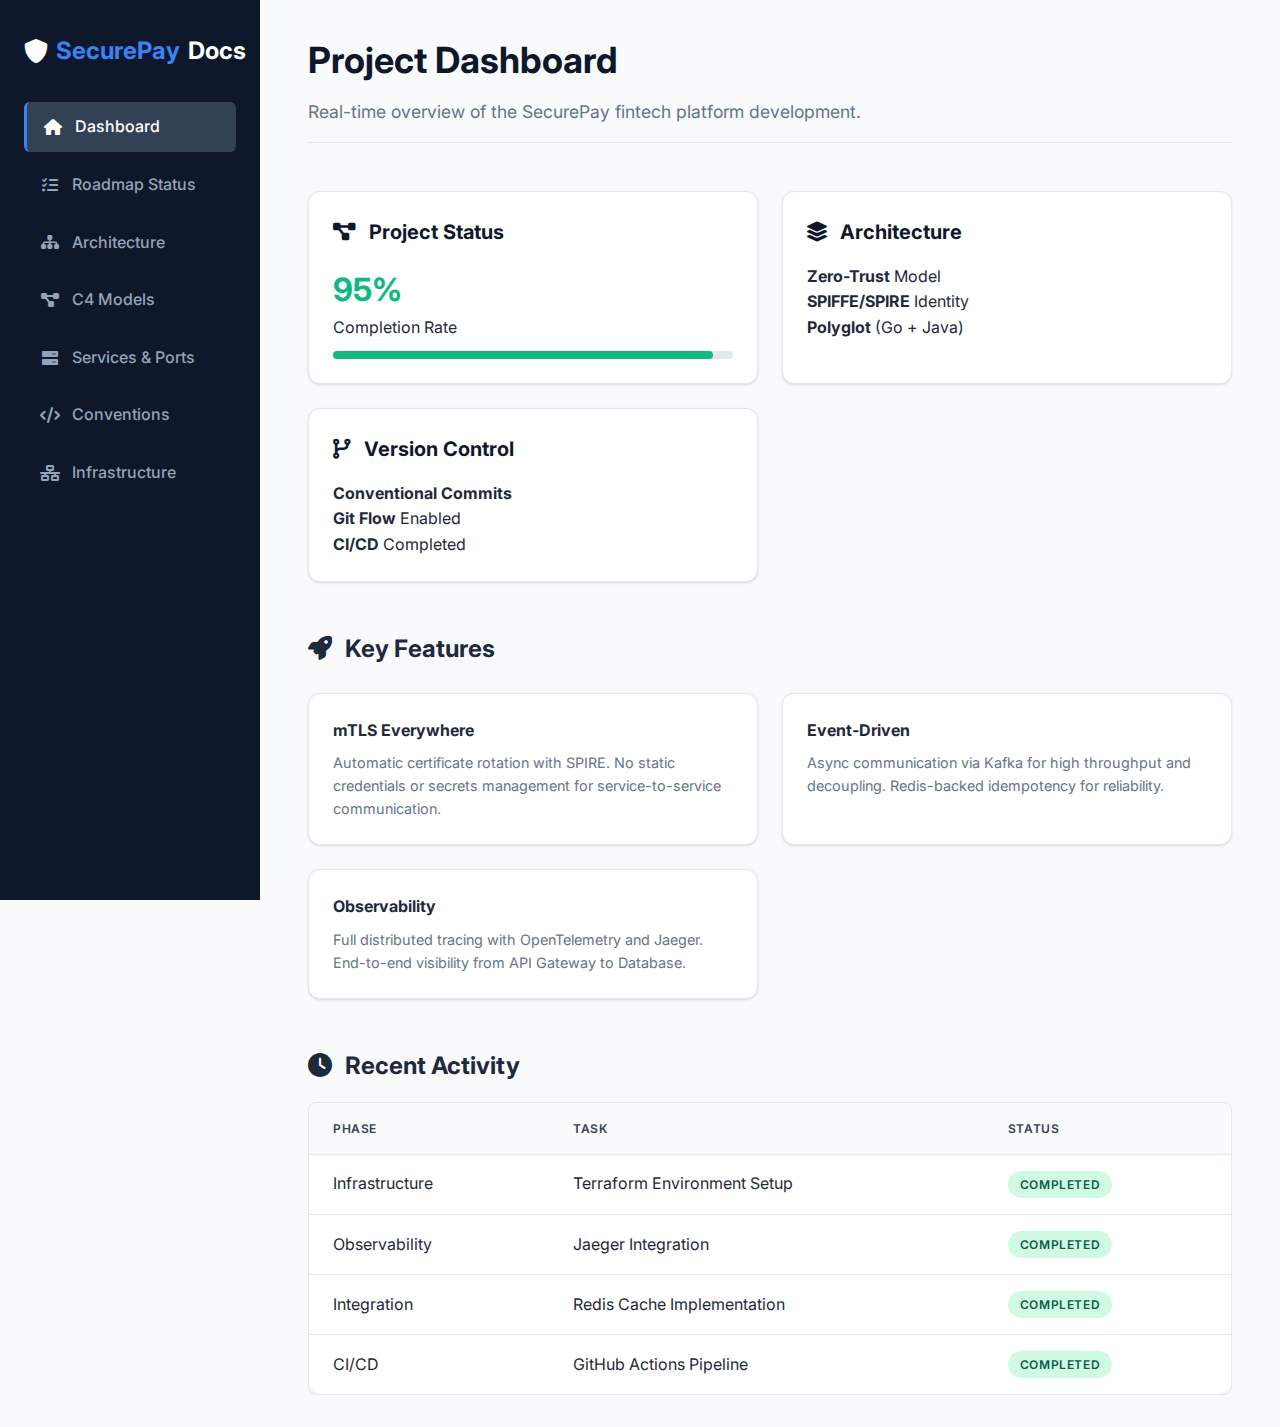
<file: docs/index.html>
<!DOCTYPE html>
<html lang="en">

<head>
    <meta charset="UTF-8">
    <meta name="viewport" content="width=device-width, initial-scale=1.0">
    <title>SecurePay | Project Documentation</title>
    <link rel="stylesheet" href="css/style.css">
    <link href="https://fonts.googleapis.com/css2?family=Inter:wght@400;500;600;700&display=swap" rel="stylesheet">
    <link href="https://cdnjs.cloudflare.com/ajax/libs/font-awesome/6.0.0/css/all.min.css" rel="stylesheet">
</head>

<body>
    <aside class="sidebar">
        <div class="brand">
            <i class="fas fa-shield-alt"></i>
            <span>SecurePay</span> Docs
        </div>
        <ul class="nav-links">
            <li><a href="index.html" class="active"><i class="fas fa-home"></i> Dashboard</a></li>
            <li><a href="roadmap.html"><i class="fas fa-tasks"></i> Roadmap Status</a></li>
            <li><a href="architecture.html"><i class="fas fa-sitemap"></i> Architecture</a></li>
            <li><a href="c4.html"><i class="fas fa-project-diagram"></i> C4 Models</a></li>
            <li><a href="services.html"><i class="fas fa-server"></i> Services & Ports</a></li>
            <li><a href="conventions.html"><i class="fas fa-code"></i> Conventions</a></li>
            <li><a href="infrastructure.html"><i class="fas fa-network-wired"></i> Infrastructure</a></li>
        </ul>
    </aside>

    <main class="main-content">
        <header>
            <h1>Project Dashboard</h1>
            <p>Real-time overview of the SecurePay fintech platform development.</p>
        </header>

        <section class="card-grid">
            <div class="card">
                <h3><i class="fas fa-project-diagram"></i> Project Status</h3>
                <div style="font-size: 2rem; font-weight: 700; color: var(--success-color);">
                    95%
                </div>
                <p>Completion Rate</p>
                <div style="width: 100%; background: #e2e8f0; height: 8px; border-radius: 4px; margin-top: 10px;">
                    <div style="width: 95%; background: var(--success-color); height: 100%; border-radius: 4px;"></div>
                </div>
            </div>
            <div class="card">
                <h3><i class="fas fa-layer-group"></i> Architecture</h3>
                <p><strong>Zero-Trust</strong> Model</p>
                <p><strong>SPIFFE/SPIRE</strong> Identity</p>
                <p><strong>Polyglot</strong> (Go + Java)</p>
            </div>
            <div class="card">
                <h3><i class="fas fa-code-branch"></i> Version Control</h3>
                <p><strong>Conventional Commits</strong></p>
                <p><strong>Git Flow</strong> Enabled</p>
                <p><strong>CI/CD</strong> Completed</p>
            </div>
        </section>

        <section style="margin-bottom: 3rem;">
            <h2><i class="fas fa-rocket"></i> Key Features</h2>
            <div class="card-grid" style="margin-top: 1.5rem;">
                <article class="card">
                    <h4>mTLS Everywhere</h4>
                    <p style="color: var(--text-secondary); margin-top: 0.5rem; font-size: 0.9em;">
                        Automatic certificate rotation with SPIRE. No static credentials or secrets management for
                        service-to-service communication.
                    </p>
                </article>
                <article class="card">
                    <h4>Event-Driven</h4>
                    <p style="color: var(--text-secondary); margin-top: 0.5rem; font-size: 0.9em;">
                        Async communication via Kafka for high throughput and decoupling. Redis-backed idempotency for
                        reliability.
                    </p>
                </article>
                <article class="card">
                    <h4>Observability</h4>
                    <p style="color: var(--text-secondary); margin-top: 0.5rem; font-size: 0.9em;">
                        Full distributed tracing with OpenTelemetry and Jaeger. End-to-end visibility from API Gateway
                        to Database.
                    </p>
                </article>
            </div>
        </section>

        <section>
            <h2><i class="fas fa-clock"></i> Recent Activity</h2>
            <div
                style="background: white; border-radius: 0.5rem; border: 1px solid var(--border-color); margin-top: 1rem; overflow: hidden;">
                <table class="data-table">
                    <thead>
                        <tr>
                            <th>Phase</th>
                            <th>Task</th>
                            <th>Status</th>
                        </tr>
                    </thead>
                    <tbody>
                        <tr>
                            <td>Infrastructure</td>
                            <td>Terraform Environment Setup</td>
                            <td><span class="status-badge status-completed">Completed</span></td>
                        </tr>
                        <tr>
                            <td>Observability</td>
                            <td>Jaeger Integration</td>
                            <td><span class="status-badge status-completed">Completed</span></td>
                        </tr>
                        <tr>
                            <td>Integration</td>
                            <td>Redis Cache Implementation</td>
                            <td><span class="status-badge status-completed">Completed</span></td>
                        </tr>
                        <tr>
                            <td>CI/CD</td>
                            <td>GitHub Actions Pipeline</td>
                            <td><span class="status-badge status-completed">Completed</span></td>
                        </tr>
                    </tbody>
                </table>
            </div>
        </section>

    </main>
</body>

</html>
</file>
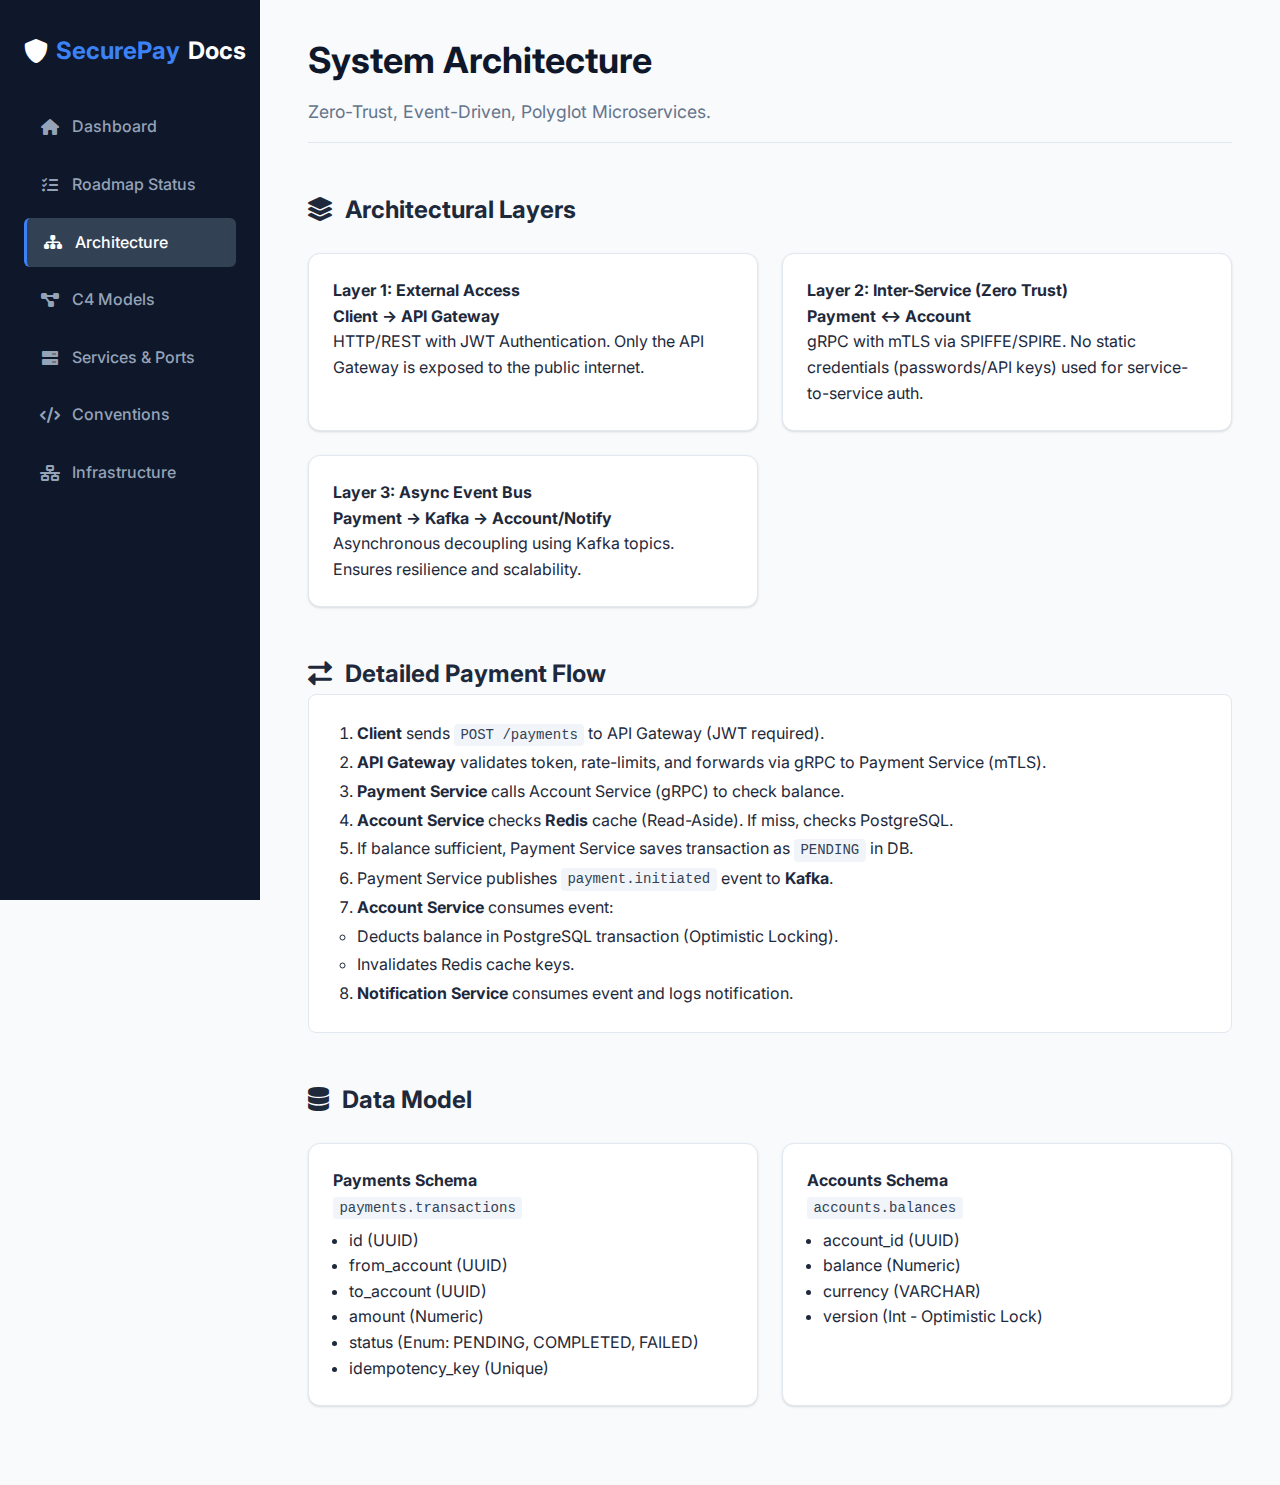
<file: docs/architecture.html>
<!DOCTYPE html>
<html lang="en">

<head>
    <meta charset="UTF-8">
    <meta name="viewport" content="width=device-width, initial-scale=1.0">
    <title>Architecture | SecurePay Docs</title>
    <link rel="stylesheet" href="css/style.css">
    <link href="https://fonts.googleapis.com/css2?family=Inter:wght@400;500;600;700&display=swap" rel="stylesheet">
    <link href="https://cdnjs.cloudflare.com/ajax/libs/font-awesome/6.0.0/css/all.min.css" rel="stylesheet">
</head>

<body>
    <aside class="sidebar">
        <div class="brand"><i class="fas fa-shield-alt"></i> <span>SecurePay</span> Docs</div>
        <ul class="nav-links">
            <li><a href="index.html"><i class="fas fa-home"></i> Dashboard</a></li>
            <li><a href="roadmap.html"><i class="fas fa-tasks"></i> Roadmap Status</a></li>
            <li><a href="architecture.html" class="active"><i class="fas fa-sitemap"></i> Architecture</a></li>
            <li><a href="c4.html"><i class="fas fa-project-diagram"></i> C4 Models</a></li>
            <li><a href="services.html"><i class="fas fa-server"></i> Services & Ports</a></li>
            <li><a href="conventions.html"><i class="fas fa-code"></i> Conventions</a></li>
            <li><a href="infrastructure.html"><i class="fas fa-network-wired"></i> Infrastructure</a></li>
        </ul>
    </aside>
    <main class="main-content">
        <header>
            <h1>System Architecture</h1>
            <p>Zero-Trust, Event-Driven, Polyglot Microservices.</p>
        </header>

        <section style="margin-bottom: 3rem;">
            <h2><i class="fas fa-layer-group"></i> Architectural Layers</h2>
            <div class="card-grid" style="margin-top: 1.5rem;">
                <article class="card">
                    <h4>Layer 1: External Access</h4>
                    <p><strong>Client &#8594; API Gateway</strong></p>
                    <p>HTTP/REST with JWT Authentication. Only the API Gateway is exposed to the public internet.</p>
                </article>
                <article class="card">
                    <h4>Layer 2: Inter-Service (Zero Trust)</h4>
                    <p><strong>Payment &#8596; Account</strong></p>
                    <p>gRPC with mTLS via SPIFFE/SPIRE. No static credentials (passwords/API keys) used for
                        service-to-service auth.</p>
                </article>
                <article class="card">
                    <h4>Layer 3: Async Event Bus</h4>
                    <p><strong>Payment &#8594; Kafka &#8594; Account/Notify</strong></p>
                    <p>Asynchronous decoupling using Kafka topics. Ensures resilience and scalability.</p>
                </article>
            </div>
        </section>

        <section style="margin-bottom: 3rem;">
            <h2><i class="fas fa-exchange-alt"></i> Detailed Payment Flow</h2>
            <div
                style="background: white; border-radius: 0.5rem; border: 1px solid var(--border-color); padding: 1.5rem;">
                <ol style="padding-left: 1.5rem; line-height: 1.8;">
                    <li><strong>Client</strong> sends <code>POST /payments</code> to API Gateway (JWT required).</li>
                    <li><strong>API Gateway</strong> validates token, rate-limits, and forwards via gRPC to Payment
                        Service (mTLS).</li>
                    <li><strong>Payment Service</strong> calls Account Service (gRPC) to check balance.</li>
                    <li><strong>Account Service</strong> checks <strong>Redis</strong> cache (Read-Aside). If miss,
                        checks PostgreSQL.</li>
                    <li>If balance sufficient, Payment Service saves transaction as <code>PENDING</code> in DB.</li>
                    <li>Payment Service publishes <code>payment.initiated</code> event to <strong>Kafka</strong>.</li>
                    <li><strong>Account Service</strong> consumes event:
                        <ul>
                            <li>Deducts balance in PostgreSQL transaction (Optimistic Locking).</li>
                            <li>Invalidates Redis cache keys.</li>
                        </ul>
                    </li>
                    <li><strong>Notification Service</strong> consumes event and logs notification.</li>
                </ol>
            </div>
        </section>

        <section>
            <h2><i class="fas fa-database"></i> Data Model</h2>
            <div class="card-grid" style="margin-top: 1.5rem;">
                <article class="card">
                    <h4>Payments Schema</h4>
                    <code>payments.transactions</code>
                    <ul style="margin-top: 0.5rem; padding-left: 1rem;">
                        <li>id (UUID)</li>
                        <li>from_account (UUID)</li>
                        <li>to_account (UUID)</li>
                        <li>amount (Numeric)</li>
                        <li>status (Enum: PENDING, COMPLETED, FAILED)</li>
                        <li>idempotency_key (Unique)</li>
                    </ul>
                </article>
                <article class="card">
                    <h4>Accounts Schema</h4>
                    <code>accounts.balances</code>
                    <ul style="margin-top: 0.5rem; padding-left: 1rem;">
                        <li>account_id (UUID)</li>
                        <li>balance (Numeric)</li>
                        <li>currency (VARCHAR)</li>
                        <li>version (Int - Optimistic Lock)</li>
                    </ul>
                </article>
            </div>
        </section>
    </main>
</body>

</html>
</file>
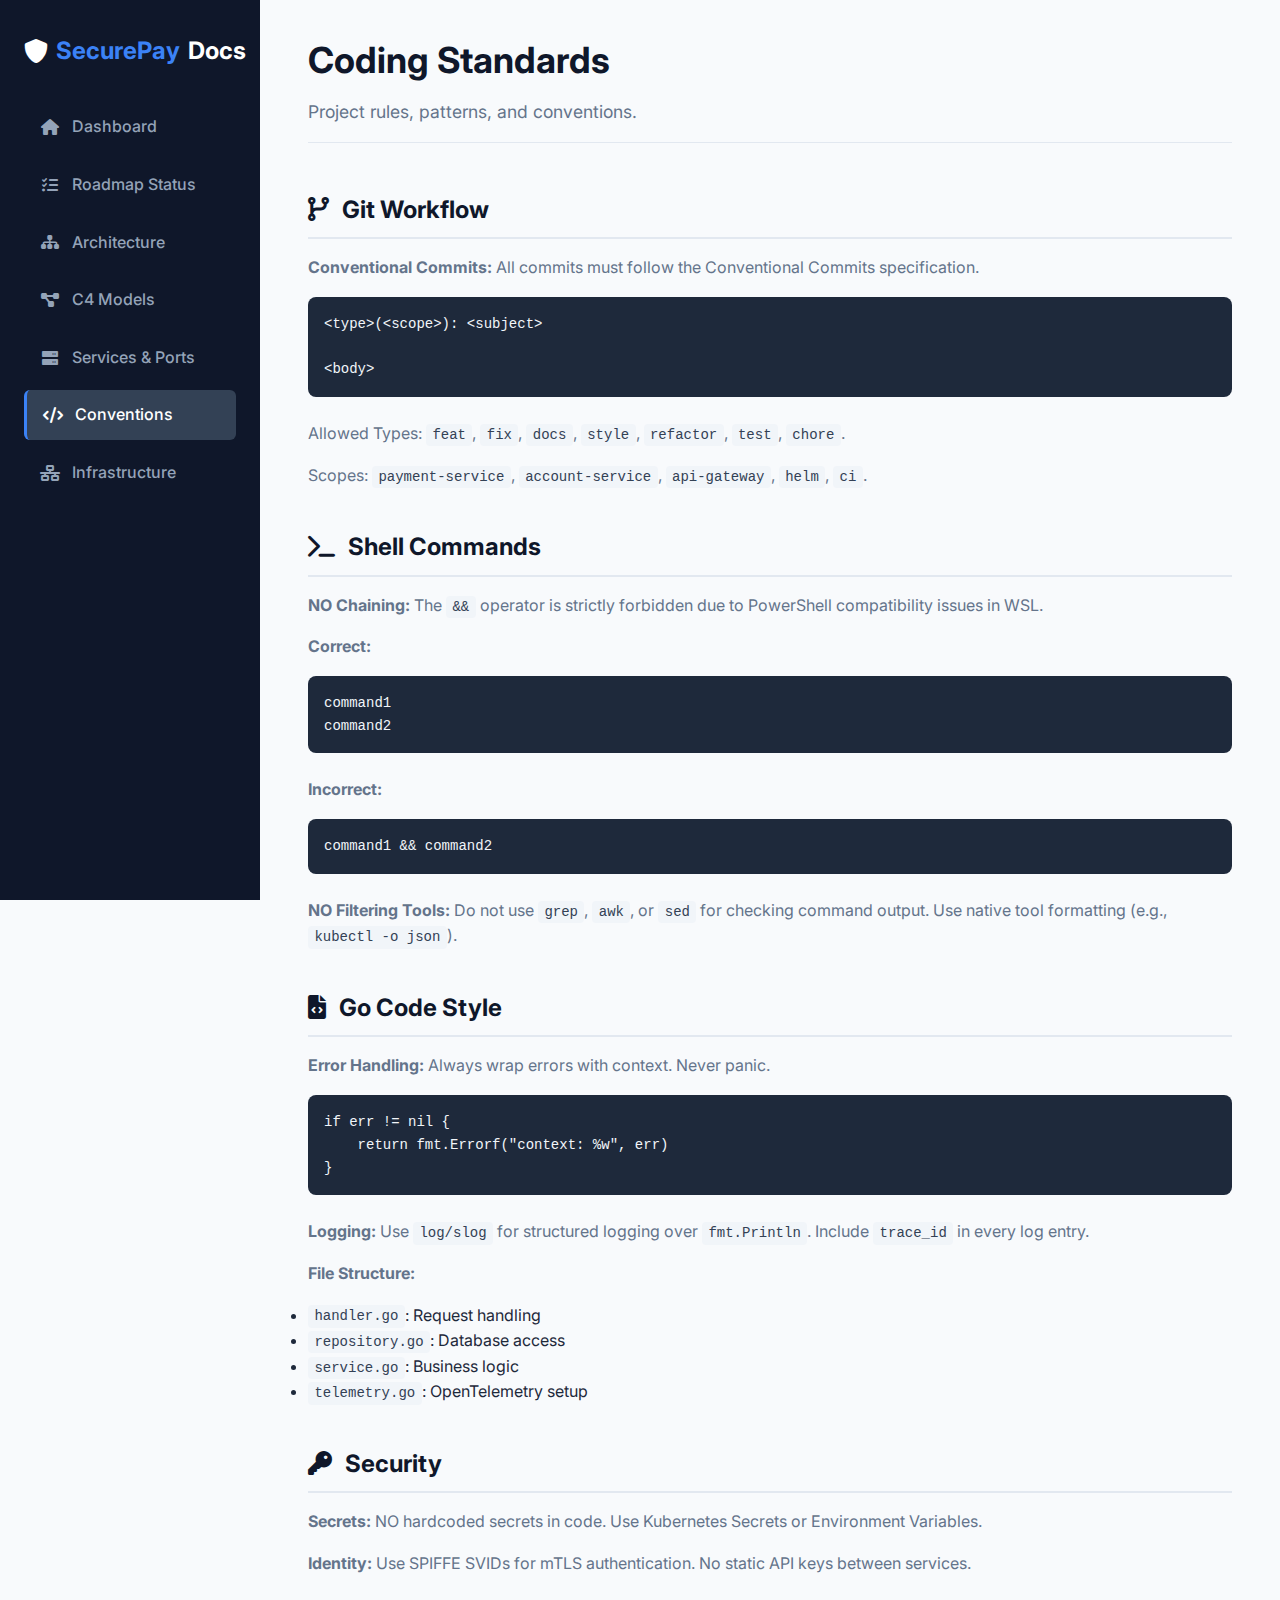
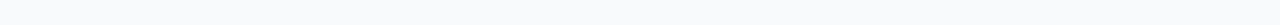
<file: docs/conventions.html>
<!DOCTYPE html>
<html lang="en">

<head>
    <meta charset="UTF-8">
    <meta name="viewport" content="width=device-width, initial-scale=1.0">
    <title>Conventions | SecurePay Docs</title>
    <link rel="stylesheet" href="css/style.css">
    <link href="https://fonts.googleapis.com/css2?family=Inter:wght@400;500;600;700&display=swap" rel="stylesheet">
    <link href="https://cdnjs.cloudflare.com/ajax/libs/font-awesome/6.0.0/css/all.min.css" rel="stylesheet">
</head>

<body>
    <aside class="sidebar">
        <div class="brand"><i class="fas fa-shield-alt"></i> <span>SecurePay</span> Docs</div>
        <ul class="nav-links">
            <li><a href="index.html"><i class="fas fa-home"></i> Dashboard</a></li>
            <li><a href="roadmap.html"><i class="fas fa-tasks"></i> Roadmap Status</a></li>
            <li><a href="architecture.html"><i class="fas fa-sitemap"></i> Architecture</a></li>
            <li><a href="c4.html"><i class="fas fa-project-diagram"></i> C4 Models</a></li>
            <li><a href="services.html"><i class="fas fa-server"></i> Services & Ports</a></li>
            <li><a href="conventions.html" class="active"><i class="fas fa-code"></i> Conventions</a></li>
            <li><a href="infrastructure.html"><i class="fas fa-network-wired"></i> Infrastructure</a></li>
        </ul>
    </aside>
    <main class="main-content">
        <header>
            <h1>Coding Standards</h1>
            <p>Project rules, patterns, and conventions.</p>
        </header>

        <section class="typography">
            <h2><i class="fas fa-code-branch"></i> Git Workflow</h2>
            <p><strong>Conventional Commits:</strong> All commits must follow the Conventional Commits specification.
            </p>
            <pre><code>&lt;type&gt;(&lt;scope&gt;): &lt;subject&gt;

&lt;body&gt;</code></pre>
            <p>Allowed Types: <code>feat</code>, <code>fix</code>, <code>docs</code>, <code>style</code>,
                <code>refactor</code>, <code>test</code>, <code>chore</code>.
            </p>
            <p>Scopes: <code>payment-service</code>, <code>account-service</code>, <code>api-gateway</code>,
                <code>helm</code>, <code>ci</code>.
            </p>
        </section>

        <section class="typography">
            <h2><i class="fas fa-terminal"></i> Shell Commands</h2>
            <p><strong>NO Chaining:</strong> The <code>&&</code> operator is strictly forbidden due to PowerShell
                compatibility issues in WSL.</p>
            <p><strong>Correct:</strong></p>
            <pre><code>command1
command2</code></pre>
            <p><strong>Incorrect:</strong></p>
            <pre><code>command1 && command2</code></pre>

            <p><strong>NO Filtering Tools:</strong> Do not use <code>grep</code>, <code>awk</code>, or <code>sed</code>
                for checking command output. Use native tool formatting (e.g., <code>kubectl -o json</code>).</p>
        </section>

        <section class="typography">
            <h2><i class="fas fa-file-code"></i> Go Code Style</h2>
            <p><strong>Error Handling:</strong> Always wrap errors with context. Never panic.</p>
            <pre><code>if err != nil {
    return fmt.Errorf("context: %w", err)
}</code></pre>

            <p><strong>Logging:</strong> Use <code>log/slog</code> for structured logging over <code>fmt.Println</code>.
                Include <code>trace_id</code> in every log entry.</p>

            <p><strong>File Structure:</strong></p>
            <ul>
                <li><code>handler.go</code>: Request handling</li>
                <li><code>repository.go</code>: Database access</li>
                <li><code>service.go</code>: Business logic</li>
                <li><code>telemetry.go</code>: OpenTelemetry setup</li>
            </ul>
        </section>

        <section class="typography">
            <h2><i class="fas fa-key"></i> Security</h2>
            <p><strong>Secrets:</strong> NO hardcoded secrets in code. Use Kubernetes Secrets or Environment Variables.
            </p>
            <p><strong>Identity:</strong> Use SPIFFE SVIDs for mTLS authentication. No static API keys between services.
            </p>
        </section>

    </main>
</body>

</html>
</file>
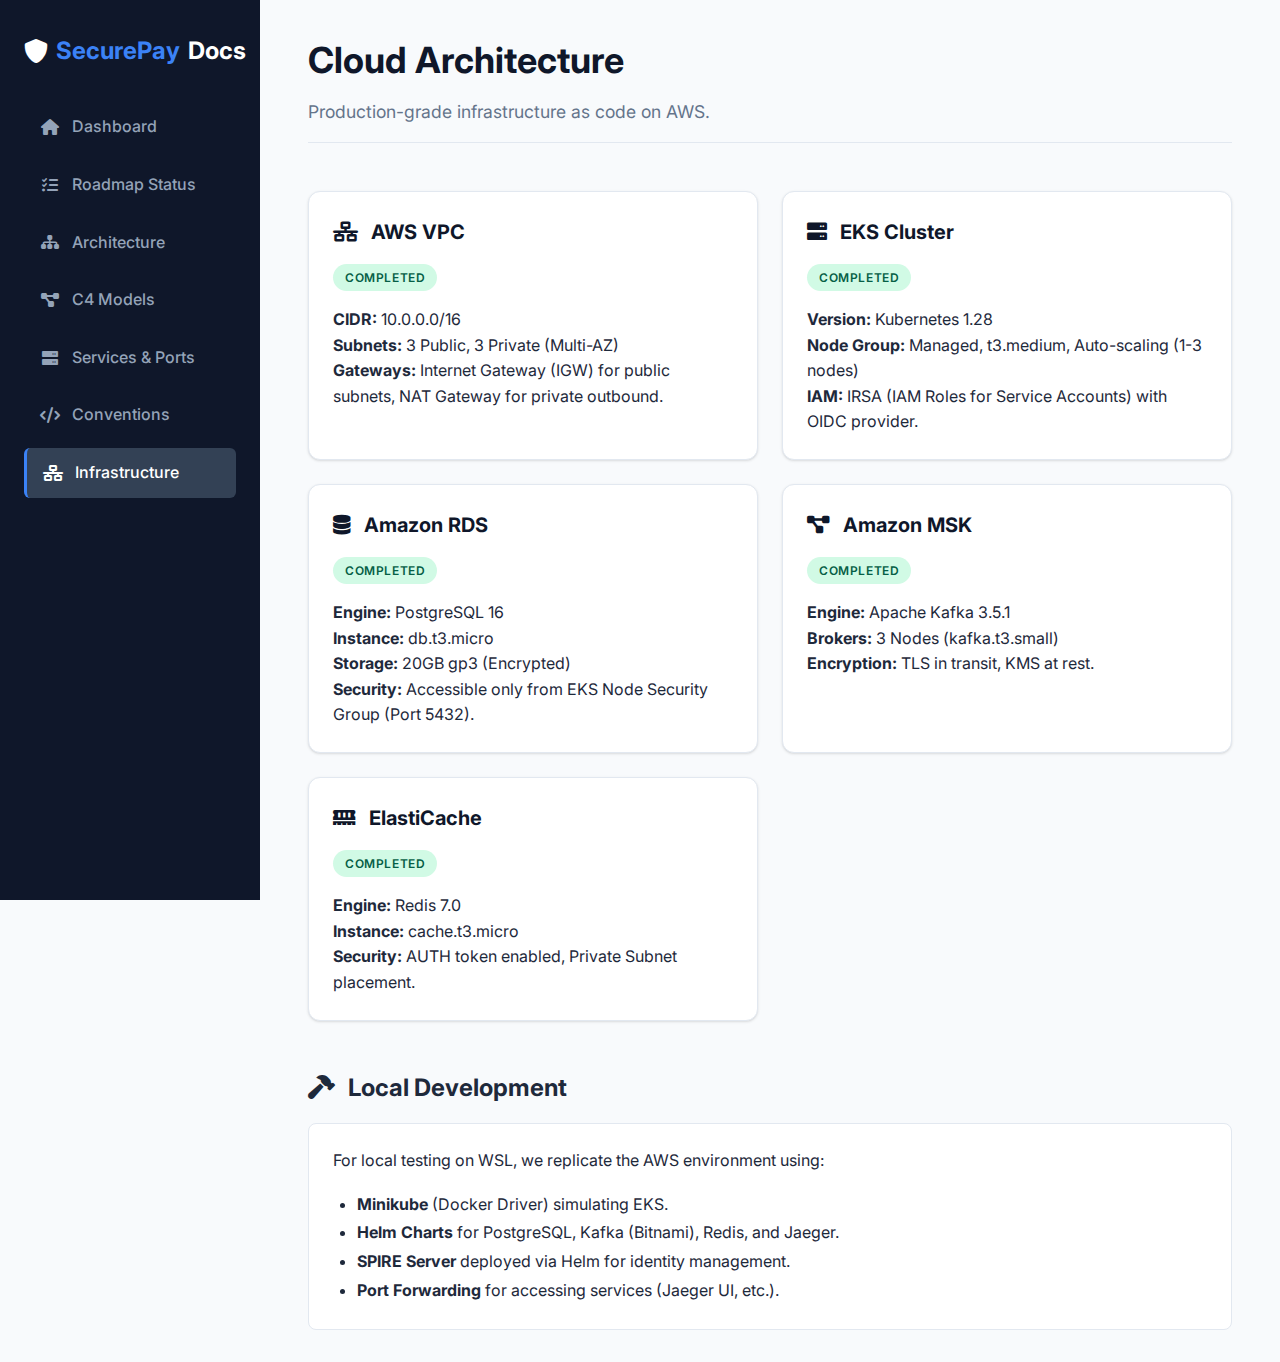
<file: docs/infrastructure.html>
<!DOCTYPE html>
<html lang="en">

<head>
    <meta charset="UTF-8">
    <meta name="viewport" content="width=device-width, initial-scale=1.0">
    <title>Infrastructure | SecurePay Docs</title>
    <link rel="stylesheet" href="css/style.css">
    <link href="https://fonts.googleapis.com/css2?family=Inter:wght@400;500;600;700&display=swap" rel="stylesheet">
    <link href="https://cdnjs.cloudflare.com/ajax/libs/font-awesome/6.0.0/css/all.min.css" rel="stylesheet">
</head>

<body>
    <aside class="sidebar">
        <div class="brand"><i class="fas fa-shield-alt"></i> <span>SecurePay</span> Docs</div>
        <ul class="nav-links">
            <li><a href="index.html"><i class="fas fa-home"></i> Dashboard</a></li>
            <li><a href="roadmap.html"><i class="fas fa-tasks"></i> Roadmap Status</a></li>
            <li><a href="architecture.html"><i class="fas fa-sitemap"></i> Architecture</a></li>
            <li><a href="c4.html"><i class="fas fa-project-diagram"></i> C4 Models</a></li>
            <li><a href="services.html"><i class="fas fa-server"></i> Services & Ports</a></li>
            <li><a href="conventions.html"><i class="fas fa-code"></i> Conventions</a></li>
            <li><a href="infrastructure.html" class="active"><i class="fas fa-network-wired"></i> Infrastructure</a>
            </li>
        </ul>
    </aside>
    <main class="main-content">
        <header>
            <h1>Cloud Architecture</h1>
            <p>Production-grade infrastructure as code on AWS.</p>
        </header>

        <section class="card-grid" style="grid-template-columns: repeat(auto-fit, minmax(400px, 1fr));">
            <!-- VPC -->
            <article class="card">
                <h3><i class="fas fa-network-wired"></i> AWS VPC</h3>
                <span class="status-badge status-completed">Completed</span>
                <div style="margin-top: 1rem;">
                    <p><strong>CIDR:</strong> 10.0.0.0/16</p>
                    <p><strong>Subnets:</strong> 3 Public, 3 Private (Multi-AZ)</p>
                    <p><strong>Gateways:</strong> Internet Gateway (IGW) for public subnets, NAT Gateway for private
                        outbound.</p>
                </div>
            </article>

            <!-- EKS -->
            <article class="card">
                <h3><i class="fas fa-server"></i> EKS Cluster</h3>
                <span class="status-badge status-completed">Completed</span>
                <div style="margin-top: 1rem;">
                    <p><strong>Version:</strong> Kubernetes 1.28</p>
                    <p><strong>Node Group:</strong> Managed, t3.medium, Auto-scaling (1-3 nodes)</p>
                    <p><strong>IAM:</strong> IRSA (IAM Roles for Service Accounts) with OIDC provider.</p>
                </div>
            </article>

            <!-- RDS -->
            <article class="card">
                <h3><i class="fas fa-database"></i> Amazon RDS</h3>
                <span class="status-badge status-completed">Completed</span>
                <div style="margin-top: 1rem;">
                    <p><strong>Engine:</strong> PostgreSQL 16</p>
                    <p><strong>Instance:</strong> db.t3.micro</p>
                    <p><strong>Storage:</strong> 20GB gp3 (Encrypted)</p>
                    <p><strong>Security:</strong> Accessible only from EKS Node Security Group (Port 5432).</p>
                </div>
            </article>

            <!-- MSK -->
            <article class="card">
                <h3><i class="fas fa-project-diagram"></i> Amazon MSK</h3>
                <span class="status-badge status-completed">Completed</span>
                <div style="margin-top: 1rem;">
                    <p><strong>Engine:</strong> Apache Kafka 3.5.1</p>
                    <p><strong>Brokers:</strong> 3 Nodes (kafka.t3.small)</p>
                    <p><strong>Encryption:</strong> TLS in transit, KMS at rest.</p>
                </div>
            </article>

            <!-- ElastiCache -->
            <article class="card">
                <h3><i class="fas fa-memory"></i> ElastiCache</h3>
                <span class="status-badge status-completed">Completed</span>
                <div style="margin-top: 1rem;">
                    <p><strong>Engine:</strong> Redis 7.0</p>
                    <p><strong>Instance:</strong> cache.t3.micro</p>
                    <p><strong>Security:</strong> AUTH token enabled, Private Subnet placement.</p>
                </div>
            </article>
        </section>

        <section>
            <h2><i class="fas fa-hammer"></i> Local Development</h2>
            <div
                style="background: white; border-radius: 0.5rem; border: 1px solid var(--border-color); margin-top: 1rem; overflow: hidden; padding: 1.5rem;">
                <p>For local testing on WSL, we replicate the AWS environment using:</p>
                <ul style="margin-top: 1rem; padding-left: 1.5rem; line-height: 1.8;">
                    <li><strong>Minikube</strong> (Docker Driver) simulating EKS.</li>
                    <li><strong>Helm Charts</strong> for PostgreSQL, Kafka (Bitnami), Redis, and Jaeger.</li>
                    <li><strong>SPIRE Server</strong> deployed via Helm for identity management.</li>
                    <li><strong>Port Forwarding</strong> for accessing services (Jaeger UI, etc.).</li>
                </ul>
            </div>
        </section>

    </main>
</body>

</html>
</file>
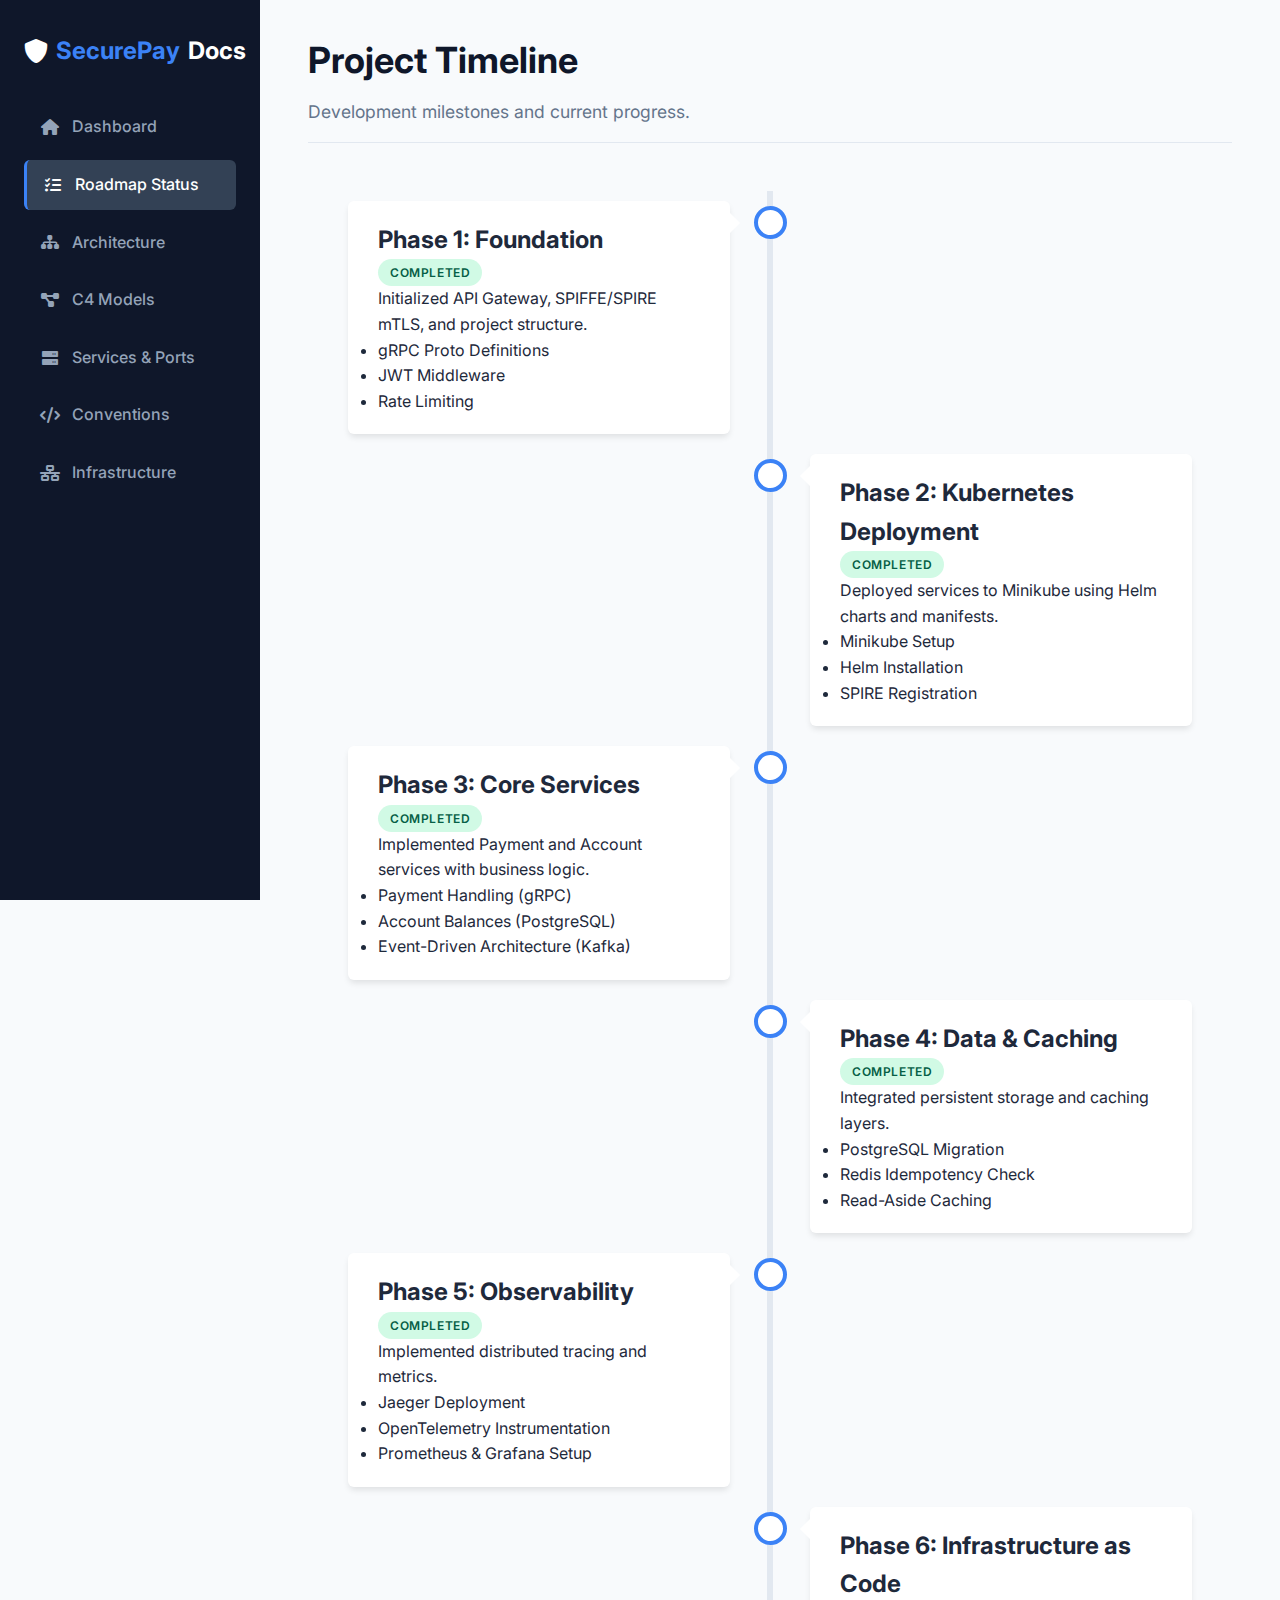
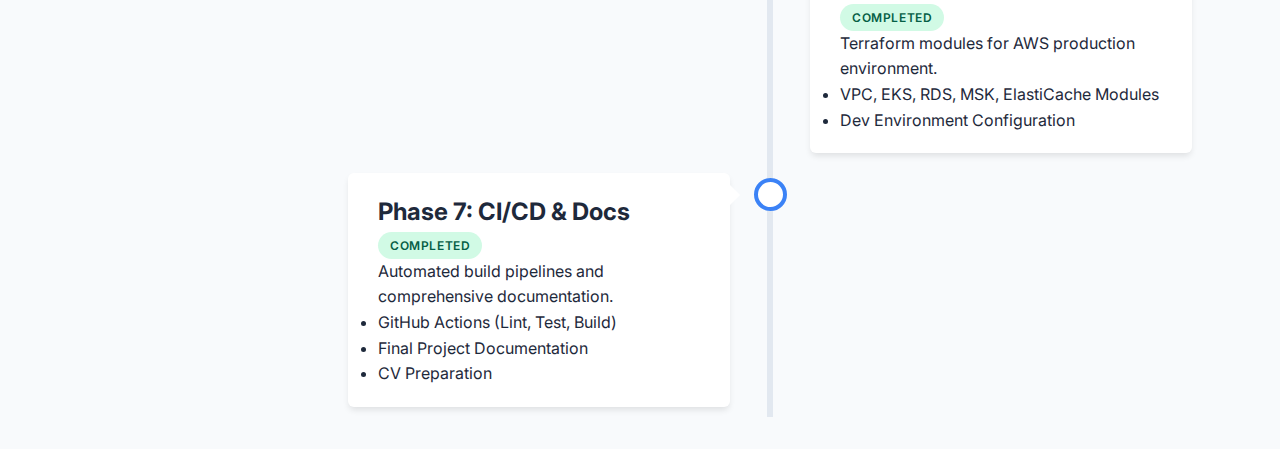
<file: docs/roadmap.html>
<!DOCTYPE html>
<html lang="en">

<head>
    <meta charset="UTF-8">
    <meta name="viewport" content="width=device-width, initial-scale=1.0">
    <title>Roadmap | SecurePay Docs</title>
    <link rel="stylesheet" href="css/style.css">
    <link href="https://fonts.googleapis.com/css2?family=Inter:wght@400;500;600;700&display=swap" rel="stylesheet">
    <link href="https://cdnjs.cloudflare.com/ajax/libs/font-awesome/6.0.0/css/all.min.css" rel="stylesheet">
    <style>
        .timeline {
            position: relative;
            max-width: 1200px;
            margin: 0 auto;
        }

        .timeline::after {
            content: '';
            position: absolute;
            width: 6px;
            background-color: var(--border-color);
            top: 0;
            bottom: 0;
            left: 50%;
            margin-left: -3px;
        }

        .container {
            padding: 10px 40px;
            position: relative;
            background-color: inherit;
            width: 50%;
        }

        .container::after {
            content: '';
            position: absolute;
            width: 25px;
            height: 25px;
            right: -17px;
            background-color: white;
            border: 4px solid var(--accent-color);
            top: 15px;
            border-radius: 50%;
            z-index: 1;
        }

        .left {
            left: 0;
        }

        .right {
            left: 50%;
        }

        .left::before {
            content: " ";
            height: 0;
            position: absolute;
            top: 22px;
            width: 0;
            z-index: 1;
            right: 30px;
            border: medium solid white;
            border-width: 10px 0 10px 10px;
            border-color: transparent transparent transparent white;
        }

        .right::before {
            content: " ";
            height: 0;
            position: absolute;
            top: 22px;
            width: 0;
            z-index: 1;
            left: 30px;
            border: medium solid white;
            border-width: 10px 10px 10px 0;
            border-color: transparent white transparent transparent;
        }

        .right::after {
            left: -16px;
        }

        .content {
            padding: 20px 30px;
            background-color: white;
            position: relative;
            border-radius: 6px;
            box-shadow: 0 4px 6px -1px rgb(0 0 0 / 0.1);
        }
    </style>
</head>

<body>
    <aside class="sidebar">
        <div class="brand"><i class="fas fa-shield-alt"></i> <span>SecurePay</span> Docs</div>
        <ul class="nav-links">
            <li><a href="index.html"><i class="fas fa-home"></i> Dashboard</a></li>
            <li><a href="roadmap.html" class="active"><i class="fas fa-tasks"></i> Roadmap Status</a></li>
            <li><a href="architecture.html"><i class="fas fa-sitemap"></i> Architecture</a></li>
            <li><a href="c4.html"><i class="fas fa-project-diagram"></i> C4 Models</a></li>
            <li><a href="services.html"><i class="fas fa-server"></i> Services & Ports</a></li>
            <li><a href="conventions.html"><i class="fas fa-code"></i> Conventions</a></li>
            <li><a href="infrastructure.html"><i class="fas fa-network-wired"></i> Infrastructure</a></li>
        </ul>
    </aside>
    <main class="main-content">
        <header>
            <h1>Project Timeline</h1>
            <p>Development milestones and current progress.</p>
        </header>

        <div class="timeline">
            <div class="container left">
                <div class="content">
                    <h2>Phase 1: Foundation</h2>
                    <span class="status-badge status-completed">Completed</span>
                    <p>Initialized API Gateway, SPIFFE/SPIRE mTLS, and project structure.</p>
                    <ul>
                        <li>gRPC Proto Definitions</li>
                        <li>JWT Middleware</li>
                        <li>Rate Limiting</li>
                    </ul>
                </div>
            </div>
            <div class="container right">
                <div class="content">
                    <h2>Phase 2: Kubernetes Deployment</h2>
                    <span class="status-badge status-completed">Completed</span>
                    <p>Deployed services to Minikube using Helm charts and manifests.</p>
                    <ul>
                        <li>Minikube Setup</li>
                        <li>Helm Installation</li>
                        <li>SPIRE Registration</li>
                    </ul>
                </div>
            </div>
            <div class="container left">
                <div class="content">
                    <h2>Phase 3: Core Services</h2>
                    <span class="status-badge status-completed">Completed</span>
                    <p>Implemented Payment and Account services with business logic.</p>
                    <ul>
                        <li>Payment Handling (gRPC)</li>
                        <li>Account Balances (PostgreSQL)</li>
                        <li>Event-Driven Architecture (Kafka)</li>
                    </ul>
                </div>
            </div>
            <div class="container right">
                <div class="content">
                    <h2>Phase 4: Data & Caching</h2>
                    <span class="status-badge status-completed">Completed</span>
                    <p>Integrated persistent storage and caching layers.</p>
                    <ul>
                        <li>PostgreSQL Migration</li>
                        <li>Redis Idempotency Check</li>
                        <li>Read-Aside Caching</li>
                    </ul>
                </div>
            </div>
            <div class="container left">
                <div class="content">
                    <h2>Phase 5: Observability</h2>
                    <span class="status-badge status-completed">Completed</span>
                    <p>Implemented distributed tracing and metrics.</p>
                    <ul>
                        <li>Jaeger Deployment</li>
                        <li>OpenTelemetry Instrumentation</li>
                        <li>Prometheus & Grafana Setup</li>
                    </ul>
                </div>
            </div>
            <div class="container right">
                <div class="content">
                    <h2>Phase 6: Infrastructure as Code</h2>
                    <span class="status-badge status-completed">Completed</span>
                    <p>Terraform modules for AWS production environment.</p>
                    <ul>
                        <li>VPC, EKS, RDS, MSK, ElastiCache Modules</li>
                        <li>Dev Environment Configuration</li>
                    </ul>
                </div>
            </div>
            <div class="container left">
                <div class="content">
                    <h2>Phase 7: CI/CD & Docs</h2>
                    <span class="status-badge status-completed">Completed</span>
                    <p>Automated build pipelines and comprehensive documentation.</p>
                    <ul>
                        <li>GitHub Actions (Lint, Test, Build)</li>
                        <li>Final Project Documentation</li>
                        <li>CV Preparation</li>
                    </ul>
                </div>
            </div>
        </div>
    </main>
</body>

</html>
</file>
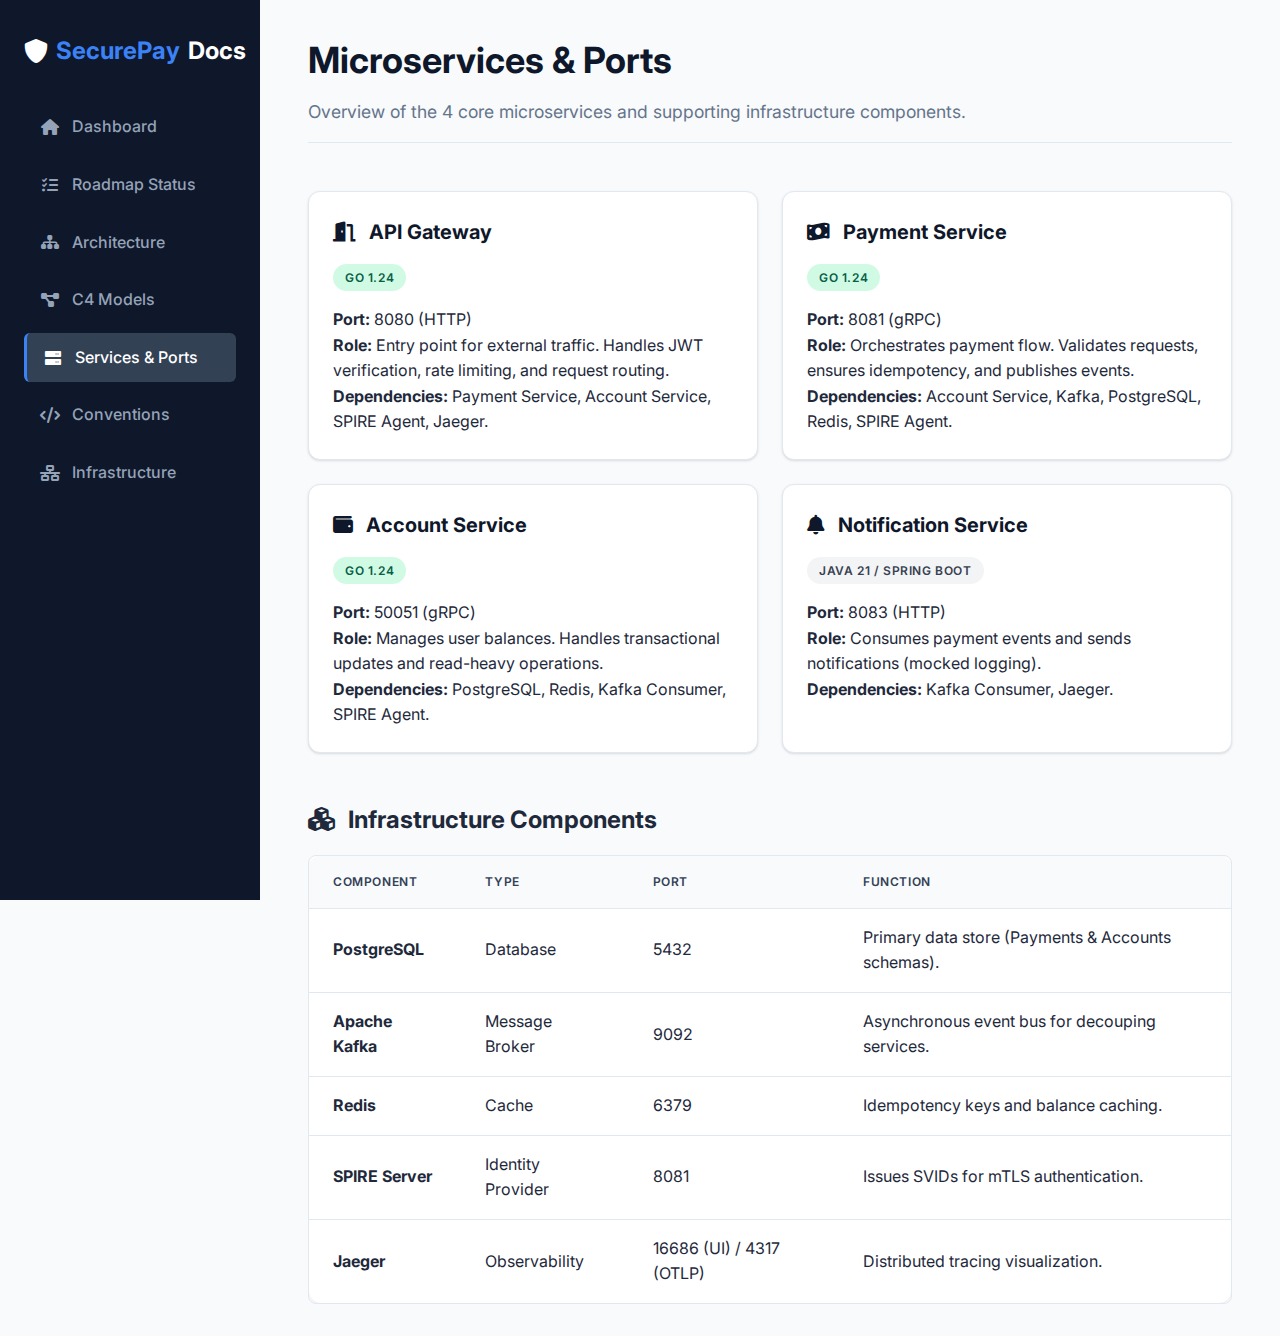
<file: docs/services.html>
<!DOCTYPE html>
<html lang="en">

<head>
    <meta charset="UTF-8">
    <meta name="viewport" content="width=device-width, initial-scale=1.0">
    <title>Services | SecurePay Docs</title>
    <link rel="stylesheet" href="css/style.css">
    <link href="https://fonts.googleapis.com/css2?family=Inter:wght@400;500;600;700&display=swap" rel="stylesheet">
    <link href="https://cdnjs.cloudflare.com/ajax/libs/font-awesome/6.0.0/css/all.min.css" rel="stylesheet">
</head>

<body>
    <aside class="sidebar">
        <div class="brand"><i class="fas fa-shield-alt"></i> <span>SecurePay</span> Docs</div>
        <ul class="nav-links">
            <li><a href="index.html"><i class="fas fa-home"></i> Dashboard</a></li>
            <li><a href="roadmap.html"><i class="fas fa-tasks"></i> Roadmap Status</a></li>
            <li><a href="architecture.html"><i class="fas fa-sitemap"></i> Architecture</a></li>
            <li><a href="c4.html"><i class="fas fa-project-diagram"></i> C4 Models</a></li>
            <li><a href="services.html" class="active"><i class="fas fa-server"></i> Services & Ports</a></li>
            <li><a href="conventions.html"><i class="fas fa-code"></i> Conventions</a></li>
            <li><a href="infrastructure.html"><i class="fas fa-network-wired"></i> Infrastructure</a></li>
        </ul>
    </aside>
    <main class="main-content">
        <header>
            <h1>Microservices & Ports</h1>
            <p>Overview of the 4 core microservices and supporting infrastructure components.</p>
        </header>

        <section class="card-grid" style="grid-template-columns: repeat(auto-fit, minmax(400px, 1fr));">
            <!-- API Gateway -->
            <article class="card">
                <h3><i class="fas fa-door-open"></i> API Gateway</h3>
                <span class="status-badge status-completed">Go 1.24</span>
                <div style="margin-top: 1rem;">
                    <p><strong>Port:</strong> 8080 (HTTP)</p>
                    <p><strong>Role:</strong> Entry point for external traffic. Handles JWT verification, rate limiting,
                        and request routing.</p>
                    <p><strong>Dependencies:</strong> Payment Service, Account Service, SPIRE Agent, Jaeger.</p>
                </div>
            </article>

            <!-- Payment Service -->
            <article class="card">
                <h3><i class="fas fa-money-bill-wave"></i> Payment Service</h3>
                <span class="status-badge status-completed">Go 1.24</span>
                <div style="margin-top: 1rem;">
                    <p><strong>Port:</strong> 8081 (gRPC)</p>
                    <p><strong>Role:</strong> Orchestrates payment flow. Validates requests, ensures idempotency, and
                        publishes events.</p>
                    <p><strong>Dependencies:</strong> Account Service, Kafka, PostgreSQL, Redis, SPIRE Agent.</p>
                </div>
            </article>

            <!-- Account Service -->
            <article class="card">
                <h3><i class="fas fa-wallet"></i> Account Service</h3>
                <span class="status-badge status-completed">Go 1.24</span>
                <div style="margin-top: 1rem;">
                    <p><strong>Port:</strong> 50051 (gRPC)</p>
                    <p><strong>Role:</strong> Manages user balances. Handles transactional updates and read-heavy
                        operations.</p>
                    <p><strong>Dependencies:</strong> PostgreSQL, Redis, Kafka Consumer, SPIRE Agent.</p>
                </div>
            </article>

            <!-- Notification Service -->
            <article class="card">
                <h3><i class="fas fa-bell"></i> Notification Service</h3>
                <span class="status-badge status-pending">Java 21 / Spring Boot</span>
                <div style="margin-top: 1rem;">
                    <p><strong>Port:</strong> 8083 (HTTP)</p>
                    <p><strong>Role:</strong> Consumes payment events and sends notifications (mocked logging).</p>
                    <p><strong>Dependencies:</strong> Kafka Consumer, Jaeger.</p>
                </div>
            </article>
        </section>

        <section>
            <h2><i class="fas fa-cubes"></i> Infrastructure Components</h2>
            <div
                style="background: white; border-radius: 0.5rem; border: 1px solid var(--border-color); margin-top: 1rem; overflow: hidden;">
                <table class="data-table">
                    <thead>
                        <tr>
                            <th>Component</th>
                            <th>Type</th>
                            <th>Port</th>
                            <th>Function</th>
                        </tr>
                    </thead>
                    <tbody>
                        <tr>
                            <td><strong>PostgreSQL</strong></td>
                            <td>Database</td>
                            <td>5432</td>
                            <td>Primary data store (Payments & Accounts schemas).</td>
                        </tr>
                        <tr>
                            <td><strong>Apache Kafka</strong></td>
                            <td>Message Broker</td>
                            <td>9092</td>
                            <td>Asynchronous event bus for decouping services.</td>
                        </tr>
                        <tr>
                            <td><strong>Redis</strong></td>
                            <td>Cache</td>
                            <td>6379</td>
                            <td>Idempotency keys and balance caching.</td>
                        </tr>
                        <tr>
                            <td><strong>SPIRE Server</strong></td>
                            <td>Identity Provider</td>
                            <td>8081</td>
                            <td>Issues SVIDs for mTLS authentication.</td>
                        </tr>
                        <tr>
                            <td><strong>Jaeger</strong></td>
                            <td>Observability</td>
                            <td>16686 (UI) / 4317 (OTLP)</td>
                            <td>Distributed tracing visualization.</td>
                        </tr>
                    </tbody>
                </table>
            </div>
        </section>
    </main>
</body>

</html>
</file>
<file: docs/css/style.css>
:root {
    --primary-color: #0f172a;
    --secondary-color: #334155;
    --accent-color: #3b82f6;
    --success-color: #10b981;
    --warning-color: #f59e0b;
    --danger-color: #ef4444;
    --text-primary: #1e293b;
    --text-secondary: #64748b;
    --bg-light: #f8fafc;
    --bg-white: #ffffff;
    --border-color: #e2e8f0;
    --font-family: 'Inter', system-ui, -apple-system, sans-serif;
}

* {
    margin: 0;
    padding: 0;
    box-sizing: border-box;
}

body {
    font-family: var(--font-family);
    background-color: var(--bg-light);
    color: var(--text-primary);
    line-height: 1.6;
    display: flex;
    min-height: 100vh;
}

/* Sidebar */
.sidebar {
    width: 260px;
    background-color: var(--primary-color);
    color: var(--bg-white);
    padding: 2rem 1.5rem;
    position: fixed;
    height: 100vh;
    overflow-y: auto;
}

.brand {
    font-size: 1.5rem;
    font-weight: 700;
    margin-bottom: 2rem;
    color: var(--bg-white);
    display: flex;
    align-items: center;
    gap: 0.5rem;
}

.brand span {
    color: var(--accent-color);
}

.nav-links {
    list-style: none;
}

.nav-links li {
    margin-bottom: 0.5rem;
}

.nav-links a {
    text-decoration: none;
    color: #94a3b8;
    display: flex;
    align-items: center;
    padding: 0.75rem 1rem;
    border-radius: 0.375rem;
    transition: all 0.2s;
    font-weight: 500;
}

.nav-links a i {
    margin-right: 0.75rem;
    width: 20px;
    text-align: center;
}

.nav-links a:hover,
.nav-links a.active {
    background-color: var(--secondary-color);
    color: var(--bg-white);
}

.nav-links a.active {
    border-left: 3px solid var(--accent-color);
}

/* Main Content */
.main-content {
    flex: 1;
    margin-left: 260px;
    padding: 2rem 3rem;
}

header {
    margin-bottom: 3rem;
    border-bottom: 1px solid var(--border-color);
    padding-bottom: 1rem;
}

header h1 {
    font-size: 2.25rem;
    font-weight: 700;
    color: var(--primary-color);
    margin-bottom: 0.5rem;
}

header p {
    color: var(--text-secondary);
    font-size: 1.1rem;
}

/* Components */
.card-grid {
    display: grid;
    grid-template-columns: repeat(auto-fit, minmax(300px, 1fr));
    gap: 1.5rem;
    margin-bottom: 3rem;
}

.card {
    background: var(--bg-white);
    border-radius: 0.75rem;
    padding: 1.5rem;
    box-shadow: 0 1px 3px 0 rgb(0 0 0 / 0.1), 0 1px 2px -1px rgb(0 0 0 / 0.1);
    border: 1px solid var(--border-color);
    transition: transform 0.2s;
}

.card:hover {
    transform: translateY(-2px);
    box-shadow: 0 4px 6px -1px rgb(0 0 0 / 0.1), 0 2px 4px -1px rgb(0 0 0 / 0.06);
}

.card h3 {
    margin-bottom: 1rem;
    color: var(--primary-color);
    font-size: 1.25rem;
}

.status-badge {
    display: inline-block;
    padding: 0.25rem 0.75rem;
    border-radius: 9999px;
    font-size: 0.75rem;
    font-weight: 600;
    text-transform: uppercase;
    letter-spacing: 0.05em;
}

.status-completed {
    background-color: #d1fae5;
    color: #065f46;
}

.status-pending {
    background-color: #f3f4f6;
    color: #374151;
}

.status-high {
    background-color: #fee2e2;
    color: #991b1b;
}

/* Table */
.data-table {
    width: 100%;
    border-collapse: collapse;
    background: var(--bg-white);
    border-radius: 0.75rem;
    overflow: hidden;
    box-shadow: 0 1px 3px 0 rgb(0 0 0 / 0.1);
}

.data-table th,
.data-table td {
    padding: 1rem 1.5rem;
    text-align: left;
    border-bottom: 1px solid var(--border-color);
}

.data-table th {
    background-color: #f8fafc;
    font-weight: 600;
    color: var(--secondary-color);
    text-transform: uppercase;
    font-size: 0.75rem;
    letter-spacing: 0.05em;
}

.data-table tr:last-child td {
    border-bottom: none;
}

.typography h2 {
    margin-top: 2.5rem;
    margin-bottom: 1rem;
    color: var(--primary-color);
    border-bottom: 2px solid var(--border-color);
    padding-bottom: 0.5rem;
}

.typography p {
    margin-bottom: 1rem;
    color: var(--text-secondary);
}

code {
    background-color: #f1f5f9;
    padding: 0.2rem 0.4rem;
    border-radius: 0.25rem;
    font-family: 'Mono', monospace;
    font-size: 0.875em;
    color: var(--secondary-color);
}

pre {
    background-color: #1e293b;
    color: #f1f5f9;
    padding: 1rem;
    border-radius: 0.5rem;
    overflow-x: auto;
    margin-bottom: 1.5rem;
}

h1 i,
h2 i,
h3 i,
h4 i,
h5 i,
h6 i {
    margin-right: 0.5rem;
}

pre code {
    background-color: transparent;
    color: inherit;
    padding: 0;
}
</file>
